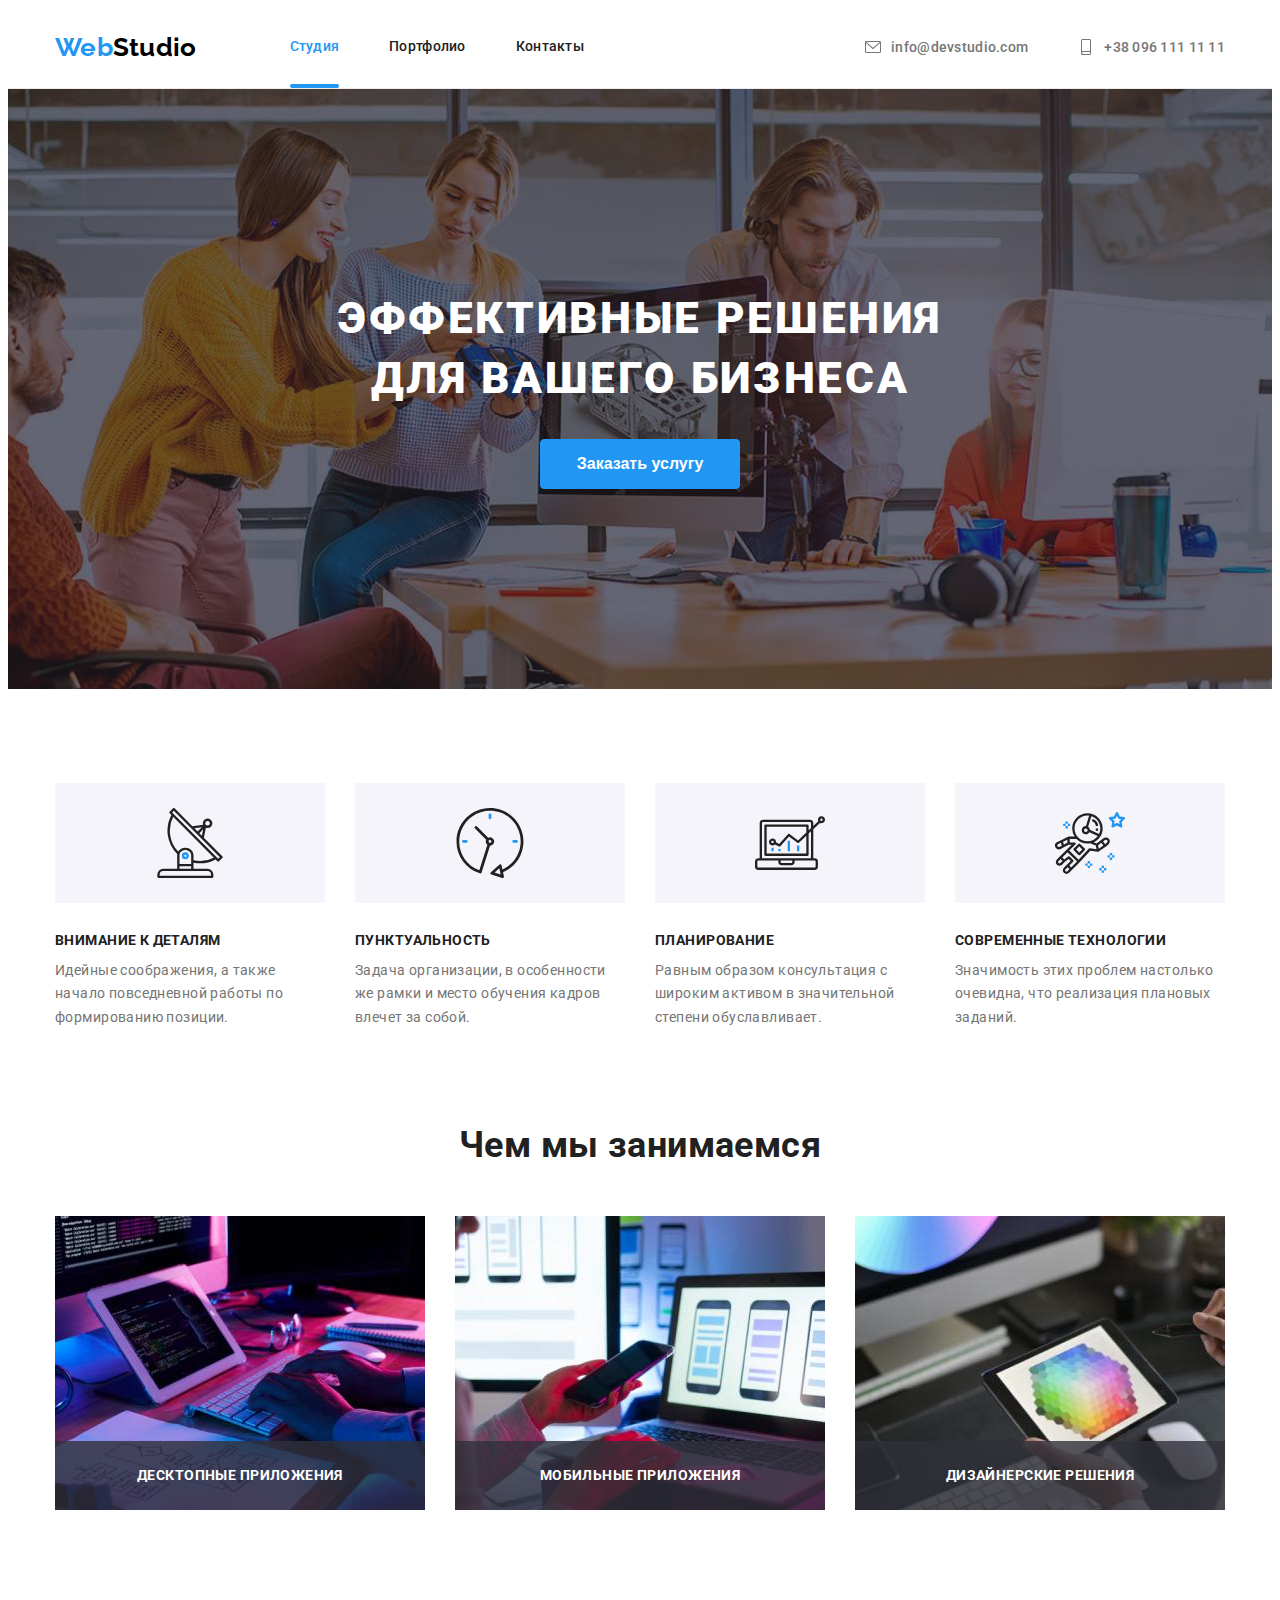
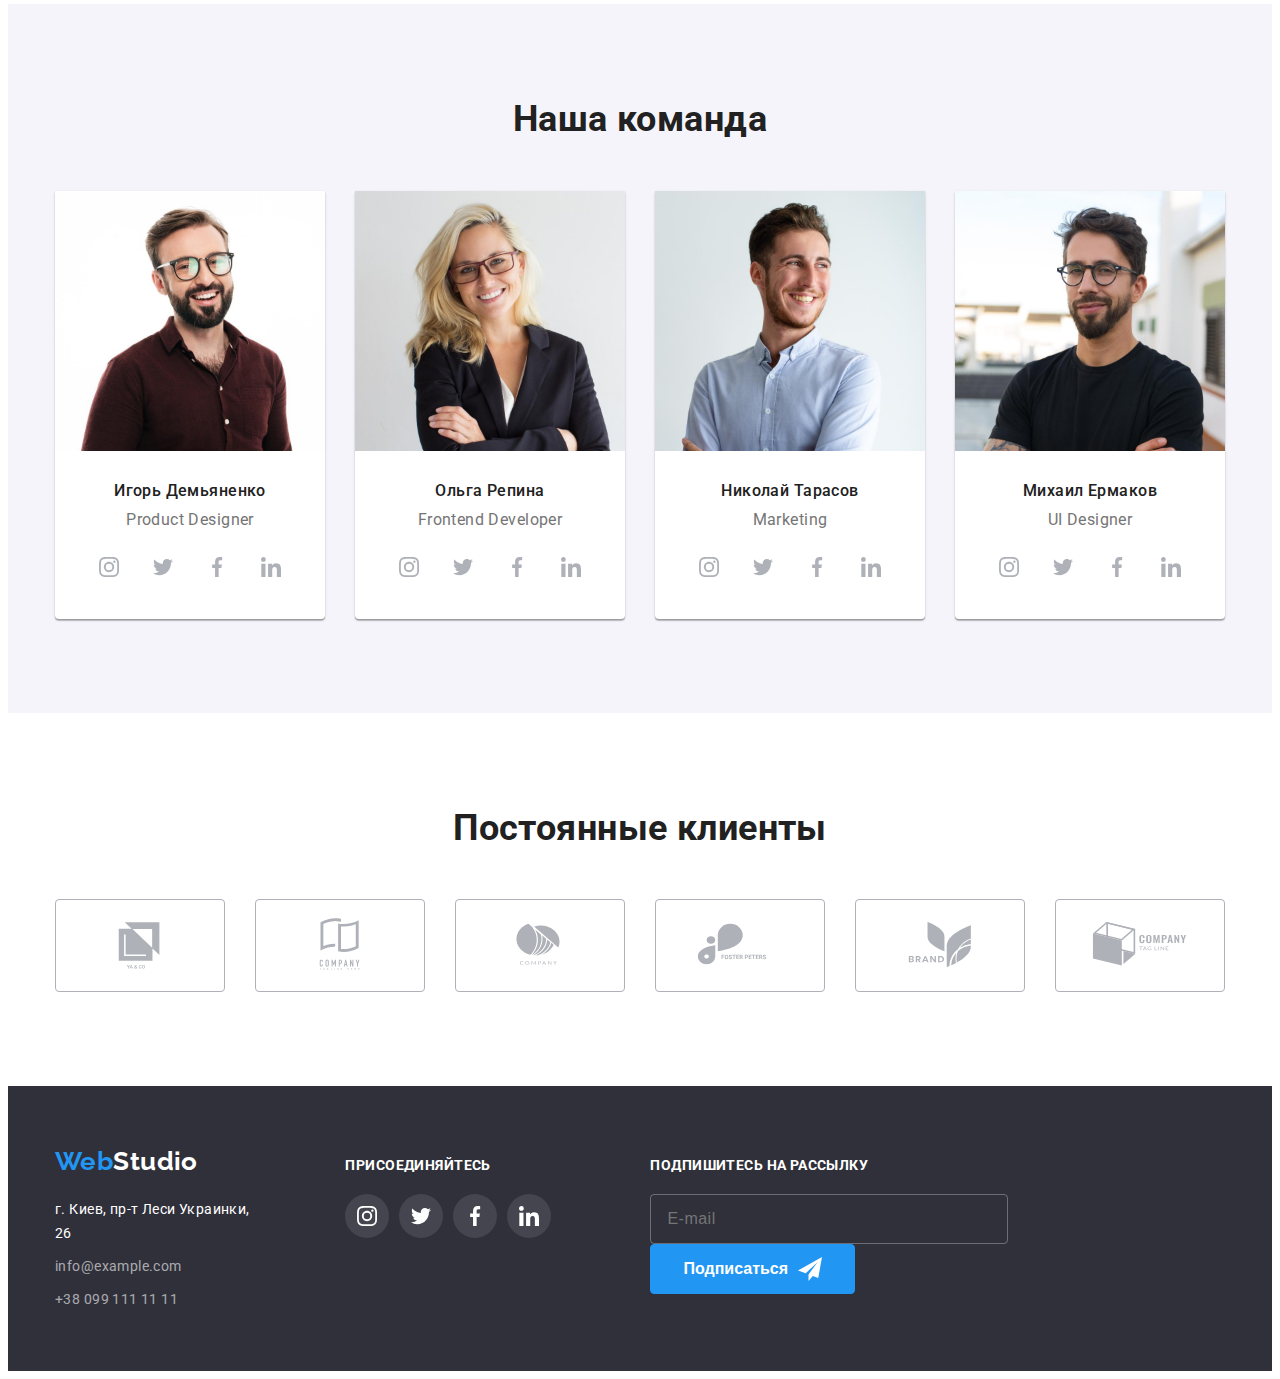
<file: index.html>
<!DOCTYPE html>
<html lang="ru">
  <head>
    <meta charset="UTF-8" />
    <meta http-equiv="X-UA-Compatible" content="IE=edge" />
    <meta name="viewport" content="width=device-width, initial-scale=1.0" />
    <title lang="en">Web Studio</title>
    <link rel="preconnect" href="https://fonts.gstatic.com" />
    <link
      href="https://fonts.googleapis.com/css2?family=Raleway:wght@700&family=Roboto:wght@400;500;700;900&display=swap"
      rel="stylesheet"
    />
    <link
      rel="stylesheet"
      href="https://cdnjs.cloudflare.com/ajax/libs/modern-normalize/1.0.0/modern-normalize.css"
      integrity="sha512-Zx6MlUMKSVJoQ+83OwhdILe8cSEsCzfqThJd7J/VA2UrK6Ctj85p+xzqfyuNXE5B1k25uUdmJ2OzItbBy9GHAQ=="
      crossorigin="anonymous"
    />
    <link rel="stylesheet" href="./css/main.min.css" />
  </head>
  <body>
    <header class="header">
      <!-- Блок основної навігації по сайту -->
      <div class="container header__container">
        <nav class="header__nav">
          <a class="logo" href="./index.html" lang="en"
            ><span class="logo--second-color">Web</span>Studio</a
          >
          <ul class="list main-menu">
            <li class="main-menu__item">
              <a class="main-menu__link link current-page" href="./index.html"
                >Студия</a
              >
            </li>
            <li class="main-menu__item">
              <a class="main-menu__link link" href="./portfolio.html"
                >Портфолио</a
              >
            </li>
            <li class="main-menu__item">
              <a class="main-menu__link link" href="">Контакты</a>
            </li>
          </ul>
        </nav>

        <!-- Контактна інофрмація -->
        <ul class="list contacts">
          <li class="contacts__item">
            <a class="contacts__link link" href="mailto:info@devstudio.com">
              <svg class="contacts__icon" width="16px" height="16px">
                <use href="./images/icons.svg#icon-envelope"></use>
              </svg>
              info@devstudio.com
            </a>
          </li>
          <li class="contacts__item">
            <a class="contacts__link link" href="tel:+380961111111">
              <svg class="contacts__icon" width="16px" height="16px">
                <use href="./images/icons.svg#icon-smartphone"></use>
              </svg>
              +38 096 111 11 11</a
            >
          </li>
        </ul>
      </div>
    </header>
    <main>
      <!-- Секція герой -->
      <section class="hero">
        <div class="container hero__container">
          <h1 class="hero__title">эффективные решения для вашего бизнеса</h1>
          <button class="hero__btn btn" type="button" data-modal-open>
            Заказать услугу
          </button>
        </div>
      </section>
      <!-- Секція про наші бізнес якості -->
      <section class="our-qualities">
        <div class="container">
          <h2 class="visually-hidden">Наши качества</h2>
          <ul class="list flexbox">
            <li class="our-qualities__card-set content-card--4-items">
              <div class="our-qualities__svg-block">
                <svg class="our-qualities__svg-icon" width="70px" height="70px">
                  <use href="./images/icons.svg#icon-antenna"></use>
                </svg>
              </div>
              <h3 class="our-qualities__title title title--uppercase">
                внимание к деталям
              </h3>
              <p class="our-qualities__content">
                Идейные соображения, а также начало повседневной работы по
                формированию позиции.
              </p>
            </li>
            <li class="our-qualities__card-set content-card--4-items">
              <div class="our-qualities__svg-block">
                <svg class="our-qualities__svg-icon" width="70px" height="70px">
                  <use href="./images/icons.svg#icon-clock"></use>
                </svg>
              </div>
              <h3 class="our-qualities__title title title--uppercase">
                пунктуальность
              </h3>
              <p class="our-qualities__content">
                Задача организации, в особенности же рамки и место обучения
                кадров влечет за собой.
              </p>
            </li>
            <li class="our-qualities__card-set content-card--4-items">
              <div class="our-qualities__svg-block">
                <svg class="our-qualities__svg-icon" width="70px" height="70px">
                  <use href="./images/icons.svg#icon-diagram"></use>
                </svg>
              </div>
              <h3 class="our-qualities__title title title--uppercase">
                планирование
              </h3>
              <p class="our-qualities__content">
                Равным образом консультация с широким активом в значительной
                степени обуславливает.
              </p>
            </li>
            <li class="our-qualities__card-set content-card--4-items">
              <div class="our-qualities__svg-block">
                <svg class="our-qualities__svg-icon" width="70px" height="70px">
                  <use href="./images/icons.svg#icon-astronaut"></use>
                </svg>
              </div>
              <h3 class="our-qualities__title title title--uppercase">
                современные технологии
              </h3>
              <p class="our-qualities__content">
                Значимость этих проблем настолько очевидна, что реализация
                плановых заданий.
              </p>
            </li>
          </ul>
        </div>
      </section>
      <!-- Секція чим ми займаємось -->
      <section class="section">
        <div class="container">
          <h2 class="section__title">Чем мы занимаемся</h2>
          <ul class="list flexbox">
            <li class="content-card--3-items">
              <div class="thumb">
                <img
                  src="./images/img-1.jpg"
                  width="370"
                  height="294"
                  alt="Програмист пишет код"
                />
                <p
                  class="
                    thumb__title thumb__title--overlay
                    title title--uppercase
                  "
                >
                  Десктопные приложения
                </p>
              </div>
            </li>
            <li class="content-card--3-items">
              <div class="thumb">
                <img
                  src="./images/img-2.jpg"
                  width="370"
                  height="294"
                  alt="Програмист создает приложение для телефона"
                />
                <p
                  class="
                    thumb__title thumb__title--overlay
                    title title--uppercase
                  "
                >
                  Мобильные приложения
                </p>
              </div>
            </li>
            <li class="content-card--3-items">
              <div class="thumb">
                <img
                  src="./images/img-3.jpg"
                  width="370"
                  height="294"
                  alt="Палитра цветов на екране планшета"
                />
                <p
                  class="
                    thumb__title thumb__title--overlay
                    title title--uppercase
                  "
                >
                  Дизайнерские решения
                </p>
              </div>
            </li>
          </ul>
        </div>
      </section>
      <!-- Секція наша команда -->
      <section class="section section--grey-bg">
        <div class="container">
          <h2 class="section__title">Наша команда</h2>
          <ul class="list flexbox">
            <li class="team-card content-card--4-items">
              <img
                src="./images/team/photo-1.jpg"
                width="270"
                height="260"
                alt="Фото Игорь Демьяненко"
              />
              <div class="team-card__name">
                <h3 class="team-card__title">Игорь Демьяненко</h3>
                <p class="team-card__content" lang="en">Product Designer</p>
                <ul class="social-icons list">
                  <li class="social-icons__item">
                    <a
                      href=""
                      class="social-icons__link"
                      target="_blank"
                      rel="noopener noreferrer"
                    >
                      <svg class="social-icons__svg" width="20px" height="20px">
                        <use href="./images/icons.svg#icon-instagram"></use>
                      </svg>
                    </a>
                  </li>
                  <li class="social-icons__item">
                    <a
                      href=""
                      class="social-icons__link"
                      target="_blank"
                      rel="noopener noreferrer"
                    >
                      <svg class="social-icons__svg" width="20px" height="20px">
                        <use href="./images/icons.svg#icon-twitter"></use>
                      </svg>
                    </a>
                  </li>
                  <li class="social-icons__item">
                    <a
                      href=""
                      class="social-icons__link"
                      target="_blank"
                      rel="noopener noreferrer"
                    >
                      <svg class="social-icons__svg" width="20px" height="20px">
                        <use href="./images/icons.svg#icon-facebook"></use>
                      </svg>
                    </a>
                  </li>
                  <li class="social-icons__item">
                    <a
                      href=""
                      class="social-icons__link"
                      target="_blank"
                      rel="noopener noreferrer"
                    >
                      <svg class="social-icons__svg" width="20px" height="20px">
                        <use href="./images/icons.svg#icon-linkedin"></use>
                      </svg>
                    </a>
                  </li>
                </ul>
              </div>
            </li>
            <li class="team-card content-card--4-items">
              <img
                src="./images/team/photo-2.jpg"
                width="270"
                height="260"
                alt="Фото Ольга Репина"
              />
              <div class="team-card__name">
                <h3 class="team-card__title">Ольга Репина</h3>
                <p class="team-card__content" lang="en">Frontend Developer</p>
                <ul class="social-icons list">
                  <li class="social-icons__item">
                    <a
                      href=""
                      class="social-icons__link"
                      target="_blank"
                      rel="noopener noreferrer"
                    >
                      <svg class="social-icons__svg" width="20px" height="20px">
                        <use href="./images/icons.svg#icon-instagram"></use>
                      </svg>
                    </a>
                  </li>
                  <li class="social-icons__item">
                    <a
                      href=""
                      class="social-icons__link"
                      target="_blank"
                      rel="noopener noreferrer"
                    >
                      <svg class="social-icons__svg" width="20px" height="20px">
                        <use href="./images/icons.svg#icon-twitter"></use>
                      </svg>
                    </a>
                  </li>
                  <li class="social-icons__item">
                    <a
                      href=""
                      class="social-icons__link"
                      target="_blank"
                      rel="noopener noreferrer"
                    >
                      <svg class="social-icons__svg" width="20px" height="20px">
                        <use href="./images/icons.svg#icon-facebook"></use>
                      </svg>
                    </a>
                  </li>
                  <li class="social-icons__item">
                    <a
                      href=""
                      class="social-icons__link"
                      target="_blank"
                      rel="noopener noreferrer"
                    >
                      <svg class="social-icons__svg" width="20px" height="20px">
                        <use href="./images/icons.svg#icon-linkedin"></use>
                      </svg>
                    </a>
                  </li>
                </ul>
              </div>
            </li>
            <li class="team-card content-card--4-items">
              <img
                src="./images/team/photo-3.jpg"
                width="270"
                height="260"
                alt="Фото Николай Тарасов"
              />
              <div class="team-card__name">
                <h3 class="team-card__title">Николай Тарасов</h3>
                <p class="team-card__content" lang="en">Marketing</p>
                <ul class="social-icons list">
                  <li class="social-icons__item">
                    <a
                      href=""
                      class="social-icons__link"
                      target="_blank"
                      rel="noopener noreferrer"
                    >
                      <svg class="social-icons__svg" width="20px" height="20px">
                        <use href="./images/icons.svg#icon-instagram"></use>
                      </svg>
                    </a>
                  </li>
                  <li class="social-icons__item">
                    <a
                      href=""
                      class="social-icons__link"
                      target="_blank"
                      rel="noopener noreferrer"
                    >
                      <svg class="social-icons__svg" width="20px" height="20px">
                        <use href="./images/icons.svg#icon-twitter"></use>
                      </svg>
                    </a>
                  </li>
                  <li class="social-icons__item">
                    <a
                      href=""
                      class="social-icons__link"
                      target="_blank"
                      rel="noopener noreferrer"
                    >
                      <svg class="social-icons__svg" width="20px" height="20px">
                        <use href="./images/icons.svg#icon-facebook"></use>
                      </svg>
                    </a>
                  </li>
                  <li class="social-icons__item">
                    <a
                      href=""
                      class="social-icons__link"
                      target="_blank"
                      rel="noopener noreferrer"
                    >
                      <svg class="social-icons__svg" width="20px" height="20px">
                        <use href="./images/icons.svg#icon-linkedin"></use>
                      </svg>
                    </a>
                  </li>
                </ul>
              </div>
            </li>
            <li class="team-card content-card--4-items">
              <img
                src="./images/team/photo-4.jpg"
                width="270"
                height="260"
                alt="Фото Михаил Ермаков"
              />
              <div class="team-card__name">
                <h3 class="team-card__title">Михаил Ермаков</h3>
                <p class="team-card__content" lang="en">UI Designer</p>
                <ul class="social-icons list">
                  <li class="social-icons__item">
                    <a
                      href=""
                      class="social-icons__link"
                      target="_blank"
                      rel="noopener noreferrer"
                    >
                      <svg class="social-icons__svg" width="20px" height="20px">
                        <use href="./images/icons.svg#icon-instagram"></use>
                      </svg>
                    </a>
                  </li>
                  <li class="social-icons__item">
                    <a
                      href=""
                      class="social-icons__link"
                      target="_blank"
                      rel="noopener noreferrer"
                    >
                      <svg class="social-icons__svg" width="20px" height="20px">
                        <use href="./images/icons.svg#icon-twitter"></use>
                      </svg>
                    </a>
                  </li>
                  <li class="social-icons__item">
                    <a
                      href=""
                      class="social-icons__link"
                      target="_blank"
                      rel="noopener noreferrer"
                    >
                      <svg class="social-icons__svg" width="20px" height="20px">
                        <use href="./images/icons.svg#icon-facebook"></use>
                      </svg>
                    </a>
                  </li>
                  <li class="social-icons__item">
                    <a
                      href=""
                      class="social-icons__link"
                      target="_blank"
                      rel="noopener noreferrer"
                    >
                      <svg class="social-icons__svg" width="20px" height="20px">
                        <use href="./images/icons.svg#icon-linkedin"></use>
                      </svg>
                    </a>
                  </li>
                </ul>
              </div>
            </li>
          </ul>
        </div>
      </section>
      <!-- Секція постійні клієнти -->
      <section class="section">
        <div class="container">
          <h2 class="section__title">Постоянные клиенты</h2>
          <ul class="clients list">
            <li class="clients__item">
              <a
                href=""
                class="clients__link link"
                target="_blank"
                rel="noopener noreferrer"
              >
                <svg class="clients__svg" width="106px" height="60px">
                  <use href="./images/icons.svg#icon-yaco"></use>
                </svg>
              </a>
            </li>
            <li class="clients__item">
              <a
                href=""
                class="clients__link link"
                target="_blank"
                rel="noopener noreferrer"
              >
                <svg class="clients__svg" width="106px" height="60px">
                  <use href="./images/icons.svg#icon-company"></use>
                </svg>
              </a>
            </li>
            <li class="clients__item">
              <a
                href=""
                class="clients__link link"
                target="_blank"
                rel="noopener noreferrer"
              >
                <svg class="clients__svg" width="106px" height="60px">
                  <use href="./images/icons.svg#icon-company1"></use>
                </svg>
              </a>
            </li>
            <li class="clients__item">
              <a
                href=""
                class="clients__link link"
                target="_blank"
                rel="noopener noreferrer"
              >
                <svg class="clients__svg" width="106px" height="60px">
                  <use href="./images/icons.svg#icon-foster-peters"></use>
                </svg>
              </a>
            </li>
            <li class="clients__item">
              <a
                href=""
                class="clients__link link"
                target="_blank"
                rel="noopener noreferrer"
              >
                <svg class="clients__svg" width="106px" height="60px">
                  <use href="./images/icons.svg#icon-brand"></use>
                </svg>
              </a>
            </li>
            <li class="clients__item">
              <a
                href=""
                class="clients__link link"
                target="_blank"
                rel="noopener noreferrer"
              >
                <svg class="clients__svg" width="106px" height="60px">
                  <use href="./images/icons.svg#icon-tag-line"></use>
                </svg>
              </a>
            </li>
          </ul>
        </div>
      </section>
    </main>
    <!-- Футер -->
    <footer class="footer">
      <div class="container">
        <ul class="list footer--flex">
          <!-- Адреса -->
          <li class="footer__blocks">
            <a class="logo" href="./index.html" lang="en"
              ><span class="logo--second-color">Web</span>Studio</a
            >
            <address class="footer__address">
              г. Киев, пр-т Леси Украинки, 26
            </address>
            <ul class="list">
              <li class="footer__contacts">
                <a class="link" href="mailto:info@example.com"
                  >info@example.com</a
                >
              </li>
              <li class="footer__contacts">
                <a class="link" href="tel:+380991111111">+38 099 111 11 11</a>
              </li>
            </ul>
          </li>
          <!-- Посилання на соціальні мережі -->
          <li class="footer__blocks">
            <p class="footer__title title title--uppercase">Присоединяйтесь</p>
            <ul class="social-icons footer__social-icons list">
              <li class="social-icons__item">
                <a
                  href=""
                  class="social-icons__link footer__socials-link"
                  target="_blank"
                  rel="noopener noreferrer"
                >
                  <svg class="social-icons__svg" width="20px" height="20px">
                    <use href="./images/icons.svg#icon-instagram"></use>
                  </svg>
                </a>
              </li>
              <li class="social-icons__item">
                <a
                  href=""
                  class="social-icons__link footer__socials-link"
                  target="_blank"
                  rel="noopener noreferrer"
                >
                  <svg class="social-icons__svg" width="20px" height="20px">
                    <use href="./images/icons.svg#icon-twitter"></use>
                  </svg>
                </a>
              </li>
              <li class="social-icons__item">
                <a
                  href=""
                  class="social-icons__link footer__socials-link"
                  target="_blank"
                  rel="noopener noreferrer"
                >
                  <svg class="social-icons__svg" width="20px" height="20px">
                    <use href="./images/icons.svg#icon-facebook"></use>
                  </svg>
                </a>
              </li>
              <li class="social-icons__item">
                <a
                  href=""
                  class="social-icons__link footer__socials-link"
                  target="_blank"
                  rel="noopener noreferrer"
                >
                  <svg class="social-icons__svg" width="20px" height="20px">
                    <use href="./images/icons.svg#icon-linkedin"></use>
                  </svg>
                </a>
              </li>
            </ul>
          </li>
          <!-- Форма підписки на новини сайту -->
          <li class="footer__blocks">
            <p class="footer__title title title--uppercase">
              Подпишитесь на рассылку
            </p>
            <form class="footer__form email-form">
              <input
                type="email"
                name="user-email"
                class="footer__form-field email-form__field"
                placeholder="E-mail"
              />
              <button type="submit" class="btn email-form__btn">
                Подписаться
              </button>
            </form>
          </li>
        </ul>
      </div>
    </footer>
    <div class="backdrop is-hidden" data-modal>
      <div class="modal">
        <button class="modal__btn-close" data-modal-close>
          <svg width="18px" height="18px">
            <use href="./images/icons.svg#icon-close-black"></use>
          </svg>
        </button>
        <h2 class="modal__title">Оставьте свои данные, мы вам перезвоним</h2>
        <form class="contact-form">
          <p class="contact-form__lable">Имя</p>
          <div class="contact-form__construction">
            <label>
              <input
                type="text"
                name="user-name"
                class="contact-form__field"
                pattern="^[a-zA-ZА-Яа-яЁё\s]+$"
                required
                autofocus
              />
              <svg class="contact-form__icon" width="18px" height="18px">
                <use href="./images/icons.svg#icon-person-form"></use>
              </svg>
            </label>
          </div>
          <p class="contact-form__lable">Телефон</p>
          <div class="contact-form__construction">
            <label class="contact-form__lable">
              <input
                type="tel"
                name="user-phone"
                class="contact-form__field"
                pattern="[0-9]{10}"
                required
              />
              <svg class="contact-form__icon" width="18px" height="18px">
                <use href="./images/icons.svg#icon-phone-form"></use>
              </svg>
            </label>
          </div>
          <p class="contact-form__lable">Почта</p>
          <div class="contact-form__construction">
            <label>
              <input
                type="email"
                name="user-email"
                class="contact-form__field"
              />
              <svg class="contact-form__icon" width="18px" height="18px">
                <use href="./images/icons.svg#icon-email-form"></use>
              </svg>
            </label>
          </div>

          <p class="contact-form__lable">Комментарий</p>
          <textarea
            class="contact-form__field contact-form__message"
            name="user-message"
            placeholder="Введите текст"
          ></textarea>
          <div class="contact-form__submit-block">
            <input
              type="checkbox"
              name="user-checkbox"
              class="checkbox visually-hidden"
              id="checkbox-modal"
            />
            <label class="checkbox__label" for="checkbox-modal">
              Соглашаюсь с рассылкой и принимаю
              <a href="#" class="checkbox__link">Условия договора</a></label
            >

            <button type="submit" class="btn contact-form__submit-btn">
              Отправить
            </button>
          </div>
        </form>
      </div>
    </div>
    <script src="./js/modal.js"></script>
  </body>
</html>
</file>
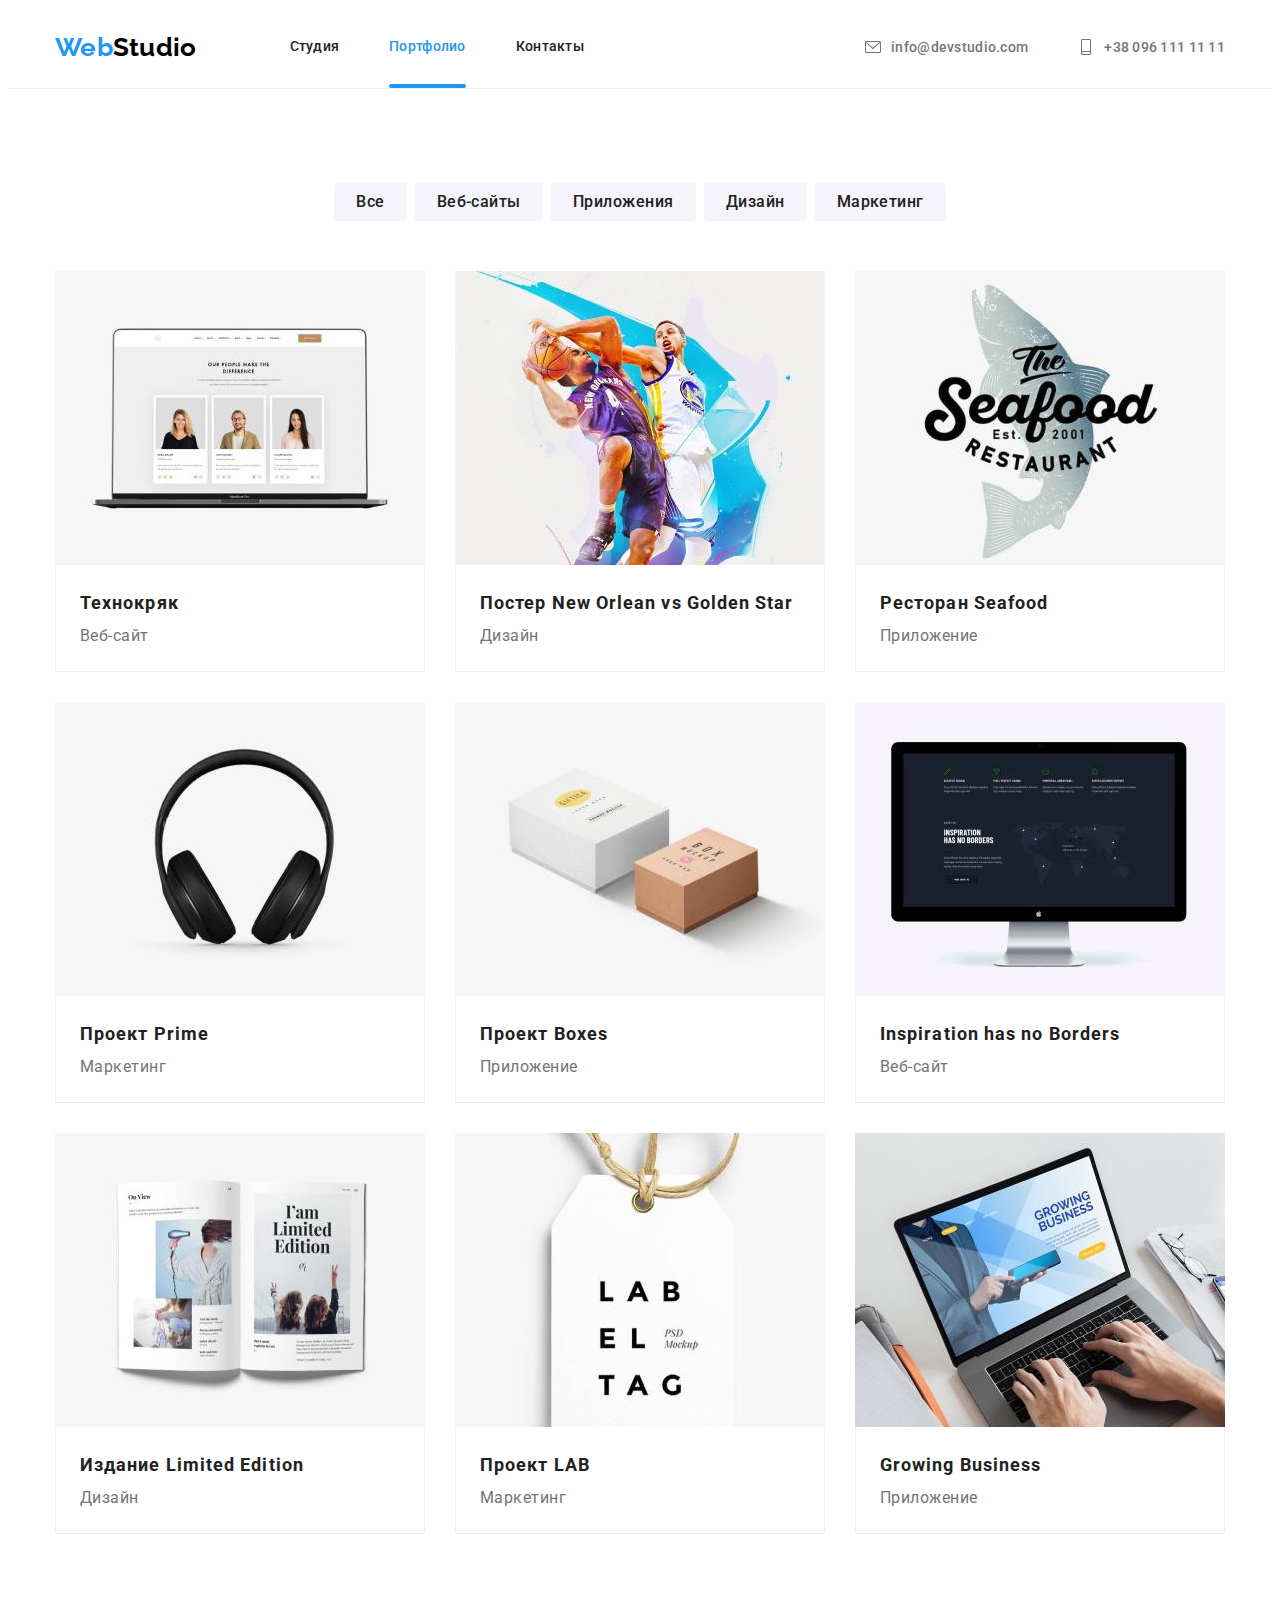
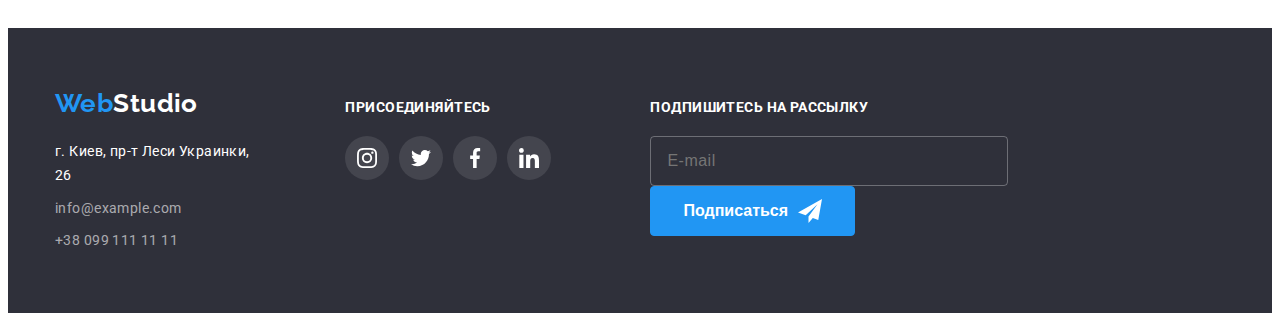
<file: portfolio.html>
<!DOCTYPE html>
<html lang="ru">
  <head>
    <meta charset="UTF-8" />
    <meta http-equiv="X-UA-Compatible" content="IE=edge" />
    <meta name="viewport" content="width=device-width, initial-scale=1.0" />
    <title>Портфолио</title>
    <link rel="preconnect" href="https://fonts.gstatic.com" />
    <link
      href="https://fonts.googleapis.com/css2?family=Raleway:wght@700&family=Roboto:wght@400;500;700;900&display=swap"
      rel="stylesheet"
    />
    <link
      rel="stylesheet"
      href="https://cdnjs.cloudflare.com/ajax/libs/modern-normalize/1.0.0/modern-normalize.css"
      integrity="sha512-Zx6MlUMKSVJoQ+83OwhdILe8cSEsCzfqThJd7J/VA2UrK6Ctj85p+xzqfyuNXE5B1k25uUdmJ2OzItbBy9GHAQ=="
      crossorigin="anonymous"
    />
    <link rel="stylesheet" href="./css/main.min.css" />
  </head>
  <body>
    <header class="header">
      <!-- Блок основної навігації по сайту -->
      <div class="container header__container">
        <nav class="header__nav">
          <a class="logo" href="./index.html" lang="en"
            ><span class="logo--second-color">Web</span>Studio</a
          >
          <ul class="list main-menu">
            <li class="main-menu__item">
              <a class="main-menu__link link" href="./index.html">Студия</a>
            </li>
            <li class="main-menu__item">
              <a
                class="main-menu__link link current-page"
                href="./portfolio.html"
                >Портфолио</a
              >
            </li>
            <li class="main-menu__item">
              <a class="main-menu__link link" href="">Контакты</a>
            </li>
          </ul>
        </nav>

        <!-- Контактна інофрмація -->
        <ul class="list contacts">
          <li class="contacts__item">
            <a class="contacts__link link" href="mailto:info@devstudio.com">
              <svg class="contacts__icon" width="16px" height="16px">
                <use href="./images/icons.svg#icon-envelope"></use>
              </svg>
              info@devstudio.com
            </a>
          </li>
          <li class="contacts__item">
            <a class="contacts__link link" href="tel:+380961111111">
              <svg class="contacts__icon" width="16px" height="16px">
                <use href="./images/icons.svg#icon-smartphone"></use>
              </svg>
              +38 096 111 11 11</a
            >
          </li>
        </ul>
      </div>
    </header>
    <main>
      <h1 class="visually-hidden">Портфолио</h1>
      <section class="section">
        <div class="container">
          <!-- Навігація для портфорліо -->
          <h2 class="visually-hidden">Панель навигации для портфолио</h2>
          <ul class="list card-navigation">
            <li class="card-navigation--btn-margin">
              <button class="card-navigation__btn" type="button">Все</button>
            </li>
            <li class="card-navigation--btn-margin">
              <button class="card-navigation__btn" type="button">
                Веб-сайты
              </button>
            </li>
            <li class="card-navigation--btn-margin">
              <button class="card-navigation__btn" type="button">
                Приложения
              </button>
            </li>
            <li class="card-navigation--btn-margin">
              <button class="card-navigation__btn" type="button">Дизайн</button>
            </li>
            <li class="card-navigation--btn-margin">
              <button class="card-navigation__btn" type="button">
                Маркетинг
              </button>
            </li>
          </ul>
          <!-- Список проектів -->
          <h2 class="visually-hidden">Проекты</h2>
          <ul class="list flexbox">
            <li class="portfolio-card overlay content-card--3-items">
              <div class="overlay__img">
                <img
                  src="./images/portfolio/port-1.jpg"
                  alt="Веб-сайт на екране ноутбука"
                  width="370"
                  height="294"
                />
                <div class="overlay__block">
                  <p class="overlay__text">
                    Технокряк это современная площадка распространения
                    коронавируса. Компании используют эту платформу для
                    цифрового шпионажа и атак на защищённые сервера конкурентов.
                  </p>
                </div>
              </div>
              <div class="portfolio-card__content">
                <h3 class="portfolio-card__title">Технокряк</h3>
                <p class="portfolio-card__description">Веб-сайт</p>
              </div>
            </li>
            <li class="portfolio-card content-card--3-items">
              <img
                src="./images/portfolio/port-2.jpg"
                alt="Баскетболисты"
                width="370"
                height="294"
              />
              <div class="portfolio-card__content">
                <h3 class="portfolio-card__title">
                  Постер <span lang="en">New Orlean vs Golden Star</span>
                </h3>
                <p class="portfolio-card__description">Дизайн</p>
              </div>
            </li>
            <li class="portfolio-card content-card--3-items">
              <img
                src="./images/portfolio/port-3.jpg"
                alt="Лого ресторана морской кухни"
                width="370"
                height="294"
              />
              <div class="portfolio-card__content">
                <h3 class="portfolio-card__title">
                  Ресторан <span lang="en">Seafood</span>
                </h3>
                <p class="portfolio-card__description">Приложение</p>
              </div>
            </li>
            <li class="portfolio-card content-card--3-items">
              <img
                src="./images/portfolio/port-4.jpg"
                alt="Наушники"
                width="370"
                height="294"
              />
              <div class="portfolio-card__content">
                <h3 class="portfolio-card__title">
                  Проект <span lang="en">Prime</span>
                </h3>
                <p class="portfolio-card__description">Маркетинг</p>
              </div>
            </li>
            <li class="portfolio-card content-card--3-items">
              <img
                src="./images/portfolio/port-5.jpg"
                alt="Коробки"
                width="370"
                height="294"
              />
              <div class="portfolio-card__content">
                <h3 class="portfolio-card__title">
                  Проект <span lang="en">Boxes</span>
                </h3>
                <p class="portfolio-card__description">Приложение</p>
              </div>
            </li>
            <li class="portfolio-card content-card--3-items">
              <img
                src="./images/portfolio/port-6.jpg"
                alt="Веб-сайт на мониторе"
                width="370"
                height="294"
              />
              <div class="portfolio-card__content">
                <h3 class="portfolio-card__title" lang="en">
                  Inspiration has no Borders
                </h3>
                <p class="portfolio-card__description">Веб-сайт</p>
              </div>
            </li>
            <li class="portfolio-card content-card--3-items">
              <img
                src="./images/portfolio/port-7.jpg"
                alt="Открыта книга"
                width="370"
                height="294"
              />
              <div class="portfolio-card__content">
                <h3 class="portfolio-card__title">
                  Издание <span lang="en">Limited Edition</span>
                </h3>
                <p class="portfolio-card__description">Дизайн</p>
              </div>
            </li>
            <li class="portfolio-card content-card--3-items">
              <img
                src="./images/portfolio/port-8.jpg"
                alt="Бирка"
                width="370"
                height="294"
              />
              <div class="portfolio-card__content">
                <h3 class="portfolio-card__title">
                  Проект <span lang="en">LAB</span>
                </h3>
                <p class="portfolio-card__description">Маркетинг</p>
              </div>
            </li>
            <li class="portfolio-card content-card--3-items">
              <img
                src="./images/portfolio/port-9.jpg"
                alt="Ноутбук"
                width="370"
                height="294"
              />
              <div class="portfolio-card__content">
                <h3 class="portfolio-card__title" lang="en">
                  Growing Business
                </h3>
                <p class="portfolio-card__description">Приложение</p>
              </div>
            </li>
          </ul>
        </div>
      </section>
    </main>
    <!-- Футер -->
    <footer class="footer">
      <div class="container">
        <ul class="list footer--flex">
          <!-- Адреса -->
          <li class="footer__blocks">
            <a class="logo" href="./index.html" lang="en"
              ><span class="logo--second-color">Web</span>Studio</a
            >
            <address class="footer__address">
              г. Киев, пр-т Леси Украинки, 26
            </address>
            <ul class="list">
              <li class="footer__contacts">
                <a class="link" href="mailto:info@example.com"
                  >info@example.com</a
                >
              </li>
              <li class="footer__contacts">
                <a class="link" href="tel:+380991111111">+38 099 111 11 11</a>
              </li>
            </ul>
          </li>
          <!-- Посилання на соціальні мережі -->
          <li class="footer__blocks">
            <p class="footer__title title title--uppercase">Присоединяйтесь</p>
            <ul class="social-icons footer__social-icons list">
              <li class="social-icons__item">
                <a
                  href=""
                  class="social-icons__link footer__socials-link"
                  target="_blank"
                  rel="noopener noreferrer"
                >
                  <svg class="social-icons__svg" width="20px" height="20px">
                    <use href="./images/icons.svg#icon-instagram"></use>
                  </svg>
                </a>
              </li>
              <li class="social-icons__item">
                <a
                  href=""
                  class="social-icons__link footer__socials-link"
                  target="_blank"
                  rel="noopener noreferrer"
                >
                  <svg class="social-icons__svg" width="20px" height="20px">
                    <use href="./images/icons.svg#icon-twitter"></use>
                  </svg>
                </a>
              </li>
              <li class="social-icons__item">
                <a
                  href=""
                  class="social-icons__link footer__socials-link"
                  target="_blank"
                  rel="noopener noreferrer"
                >
                  <svg class="social-icons__svg" width="20px" height="20px">
                    <use href="./images/icons.svg#icon-facebook"></use>
                  </svg>
                </a>
              </li>
              <li class="social-icons__item">
                <a
                  href=""
                  class="social-icons__link footer__socials-link"
                  target="_blank"
                  rel="noopener noreferrer"
                >
                  <svg class="social-icons__svg" width="20px" height="20px">
                    <use href="./images/icons.svg#icon-linkedin"></use>
                  </svg>
                </a>
              </li>
            </ul>
          </li>
          <!-- Форма підписки на новини сайту -->
          <li class="footer__blocks">
            <p class="footer__title title title--uppercase">
              Подпишитесь на рассылку
            </p>
            <form class="footer__form email-form">
              <input
                type="email"
                name="user-email"
                class="footer__form-field email-form__field"
                placeholder="E-mail"
              />
              <button type="submit" class="btn email-form__btn">
                Подписаться
              </button>
            </form>
          </li>
        </ul>
      </div>
    </footer>
  </body>
</html>
</file>
<file: css/main.min.css>
:root{--main-text-col: #757575;--title-text-col: #212121;--accent-col: #2196f3;--logo-dark-col: #000000;--logo-light-col: #ffffff;--footer-text-col: rgba(255, 255, 255, 0.6);--bg-main: #e5e5e5;--bg-second: #f5f4fa;--bg-footer: #2f303a;--main-font: "Roboto", sans-serif;--logo-font: "Raleway", sans-serif;--header-border-col: #ececec;--portcard-border-col: #eeeeee;--svg-col: #afb1b8;--margin-card: 30px;--link-animation: 250ms cubic-bezier(0.4, 0, 0.2, 1)}html{box-sizing:border-box}*,*::before,*::after{box-sizing:inherit}body{font-family:var(--main-font);font-size:14px;line-height:1.71;letter-spacing:0.03em;color:var(--main-text-col)}h1,h2,h3,p{margin-top:0;margin-bottom:0}img{display:block;max-width:100%}.visually-hidden{position:absolute !important;clip:rect(1px 1px 1px 1px);clip:rect(1px, 1px, 1px, 1px);padding:0 !important;border:0 !important;height:1px !important;width:1px !important;overflow:hidden}.link{color:inherit;text-decoration:none;transition:color var(--link-animation)}.link:hover,.link:focus{color:var(--accent-col)}.list{margin:0;padding-left:0;list-style:none}.container{width:1200px;padding-left:15px;padding-right:15px;margin-left:auto;margin-right:auto}.flexbox{display:flex;justify-content:space-between;flex-wrap:wrap;margin-top:calc(-1 * var(--margin-card));margin-left:calc(-1 * var(--margin-card))}.content-card--3-items{flex-basis:calc(100% / 3 - var(--margin-card));margin-top:var(--margin-card);margin-left:var(--margin-card)}.content-card--4-items{flex-basis:calc(100% / 4 - var(--margin-card));margin-top:var(--margin-card);margin-left:var(--margin-card)}.logo{font-family:var(--logo-font);font-weight:700;font-size:26px;line-height:1.19;color:inherit;text-decoration:none;display:inline-block}.logo--second-color{color:var(--accent-col)}.main-menu{color:var(--title-text-col);display:inline-flex;margin-left:93px}.main-menu__item:not(:last-child){margin-right:50px}.current-page{position:relative;color:var(--accent-col);pointer-events:none}.current-page:after{content:"";display:block;width:100%;height:4px;border-radius:2px;margin-top:29px;background-color:var(--accent-col);border-color:var(--accent-col);position:absolute}.contacts{color:var(--main-text-col);display:inline-flex;margin-left:93px}.contacts__item:not(:last-child){margin-right:50px}.contacts__link{display:flex;align-items:flex-end}.contacts__icon{margin-right:10px;fill:currentColor}.btn{min-width:200px;height:50px;padding:10px 32px;border:1px solid var(--accent-col);border-radius:4px;font-weight:700;font-size:16px;line-height:1.875;color:var(--logo-light-col);background-color:var(--accent-col);cursor:pointer;display:inline-flex;align-items:center;justify-content:center}.title--uppercase{font-weight:700;font-size:14px;line-height:1.14;text-transform:uppercase}.thumb{position:relative}.thumb__title{color:var(--logo-light-col);text-align:center;padding:27px 0;margin-top:0;margin-bottom:0;background:rgba(47,48,58,0.8);width:100%}.thumb__title--overlay{position:absolute;bottom:0}.social-icons{display:inline-flex;margin-top:16px;padding:0 32px}.social-icons__item:not(:last-child){margin-right:10px}.social-icons__link{display:flex;align-items:center;justify-content:center;width:44px;height:44px;border-radius:50%;background-color:var(--logo-light-col);fill:var(--svg-col);transition:background-color var(--link-animation),fill var(--link-animation)}.social-icons__link:hover,.social-icons__link:focus{background-color:var(--accent-col);fill:var(--logo-light-col)}.email-form__field{width:358px;height:50px;font-size:16px;line-height:1.25;letter-spacing:0.03em;padding-left:16px;box-sizing:border-box;border-radius:4px}.email-form__btn:after{content:"";display:inline-block;width:24px;height:24px;background-image:url(../images/icon-send.svg);background-repeat:no-repeat;background-position:center;background-size:contain;margin-left:10px}.card-navigation{display:flex;justify-content:center;padding-bottom:50px}.card-navigation--btn-margin:not(:last-child){margin-right:8px}.card-navigation__btn{background-color:var(--bg-second);font-family:var(--main-font);font-weight:500;font-size:16px;line-height:1.63;letter-spacing:0.03em;color:var(--title-text-col);cursor:pointer;border-radius:4px;border:0;padding:6px 22px;transition:border-color var(--link-animation),background-color var(--link-animation),color var(--link-animation),box-shadow var(--link-animation)}.card-navigation__btn:hover,.card-navigation__btn:focus{background-color:var(--accent-col);color:var(--logo-light-col);border-color:var(--accent-col);box-shadow:0px 3px 1px rgba(0,0,0,0.1),0px 1px 2px rgba(0,0,0,0.08),0px 2px 2px rgba(0,0,0,0.12)}.overlay__block{background-color:var(--accent-col);position:absolute;top:0;left:0;padding:64px 24px;transform:translateY(102%);transition:transform var(--link-animation)}.overlay:hover .overlay__block,.overlay:focus .overlay__block{opacity:90%;transform:translateY(0)}.overlay__img{position:relative;overflow:hidden}.overlay__text{font-size:18px;line-height:1.56;color:var(--logo-light-col)}.backdrop{position:fixed;top:0;left:0;width:100%;height:100%;background:rgba(0,0,0,0.2);opacity:1;transition:opacity var(--link-animation)}.is-hidden{opacity:0;pointer-events:none}.modal{box-shadow:0px 1px 3px rgba(0,0,0,0.12),0px 1px 1px rgba(0,0,0,0.14),0px 2px 1px rgba(0,0,0,0.2);border-radius:4px;position:absolute;width:528px;height:581px;background:var(--logo-light-col);top:50%;left:50%;transform:translate(-50%, -50%) scale(1);transition:transform var(--link-animation);padding:40px}.backdrop.is-hidden .modal{transform:translate(-50%, -50%) scale(0)}.modal__btn-close{width:30px;height:30px;border:1px solid rgba(0,0,0,0.1);background:var(--logo-light-col);border-radius:50%;display:flex;justify-content:center;align-items:center;position:fixed;right:8px;top:8px}.modal__btn-close:hover{fill:var(--accent-col);cursor:pointer}.modal__title{color:var(--title-text-col);font-weight:700;font-size:20px;line-height:1.15;text-align:center;letter-spacing:0.03em}.contact-form__lable{font-size:12px;line-height:1.17;letter-spacing:0.01em;margin-top:10px;margin-bottom:4px}.contact-form__field{width:100%;height:40px;padding-left:42px;outline:none;border:1px solid rgba(33,33,33,0.2);border-radius:4px}.contact-form__field:focus-within{border-color:var(--accent-col)}.contact-form__field:focus-within+.contact-form__icon{fill:var(--accent-col)}.contact-form__message{height:120px;resize:none;padding:12px 16px;vertical-align:top}.contact-form__construction{position:relative}.contact-form__icon{position:absolute;top:11px;left:12px}.contact-form__submit-block{display:flex;flex-wrap:wrap;justify-content:center;margin-top:20px}.checkbox__label{cursor:pointer}.checkbox__label::before{content:"";display:inline-block;width:16px;height:15px;border:1px solid currentColor;border-radius:2px;vertical-align:text-top}.checkbox:checked+.checkbox__label::before{background-image:url(../images/checked.svg);background-repeat:no-repeat;background-position:center;background-size:contain;background-color:var(--accent-col);border-color:var(--accent-col)}.checkbox__link{color:var(--accent-col)}.contact-form__submit-btn{margin-top:30px}.header{font-weight:500;line-height:1.14;letter-spacing:0.02em;color:var(--logo-dark-col);background-color:var(--logo-light-col);border-bottom:1px solid var(--header-border-col);padding-top:24px;padding-bottom:25px}.header__container{display:flex;align-items:center;justify-content:space-between}.header__nav{display:flex;align-items:center}.hero{margin-left:auto;margin-right:auto;max-width:1600px;background:linear-gradient(to right, #2f303a66 40%, #2f303a66 40%),url(../images/bg-hero.jpg) no-repeat center #c4c4c4;text-align:center}.hero__container{max-width:696px;padding-top:200px;padding-bottom:200px}.hero__title{font-weight:900;font-size:44px;line-height:1.36;letter-spacing:0.06em;text-transform:uppercase;color:var(--logo-light-col);margin-bottom:30px}.our-qualities{padding-top:94px}.our-qualities__svg-block{display:flex;padding:25px 0;justify-content:center;background-color:var(--bg-second)}.our-qualities__title{color:var(--title-text-col);margin-top:30px;margin-bottom:10px}.section{padding-top:94px;padding-bottom:94px}.section__title{font-weight:700;font-size:36px;line-height:1.17;text-align:center;color:var(--title-text-col);padding-bottom:50px}.section--grey-bg{background-color:var(--bg-second)}.team-card{font-size:16px;line-height:1.19;background-color:var(--logo-light-col);box-shadow:0px 1px 3px rgba(0,0,0,0.12),0px 1px 1px rgba(0,0,0,0.14),0px 2px 1px rgba(0,0,0,0.2);border-radius:0px 0px 4px 4px}.team-card__title{font-weight:500;color:var(--title-text-col);font-size:16px;line-height:1.19;margin-bottom:10px}.team-card__name{max-width:270px;padding-top:30px;padding-bottom:30px;text-align:center}.clients{display:inline-flex}.clients__item:not(:last-child){margin-right:30px}.clients__link{display:flex;align-items:center;justify-content:center;width:170px;height:93px;border:1px solid var(--svg-col);border-radius:4px;fill:var(--svg-col);transition:border-color var(--link-animation),fill var(--link-animation)}.clients__link:hover,.clients__link:focus{border-color:var(--accent-col);fill:currentColor}.portfolio-card{font-size:16px;line-height:1.87;letter-spacing:0.03em;transition:box-shadow var(--link-animation);display:block}.portfolio-card:hover,.portfolio-card:focus{box-shadow:0px 1px 1px rgba(0,0,0,0.12),0px 4px 4px rgba(0,0,0,0.06),1px 4px 6px rgba(0,0,0,0.16);cursor:pointer}.portfolio-card__content{border:1px solid var(--portcard-border-col);border-top:none;max-width:370px;padding:20px 24px}.portfolio-card__title{font-weight:700;color:var(--title-text-col);font-size:18px;line-height:2;letter-spacing:0.06em}.footer{color:var(--logo-light-col);background-color:var(--bg-footer);padding:60px 0}.footer__address{font-style:normal;margin-top:20px}.footer__contacts{color:var(--footer-text-col);margin-top:9px}.footer--flex{display:flex}.footer__blocks:not(:last-child){margin-right:76px}.footer__blocks:last-child{margin-left:23px}.footer__social-icons{padding:0;margin-top:20px}.footer__socials-link{background:rgba(255,255,255,0.1);fill:var(--logo-light-col)}.footer__socials-link:hover,.footer__socials-link:focus{background:var(--accent-col)}.footer__title{color:var(--logo-light-col);margin-top:12px;margin-bottom:0}.footer__form{margin-top:20px}.footer__form-field{margin-right:10px;color:rgba(255,255,255,0.6);background:transparent;border:1px solid rgba(255,255,255,0.3)}
/*# sourceMappingURL=main.min.css.map */
</file>
